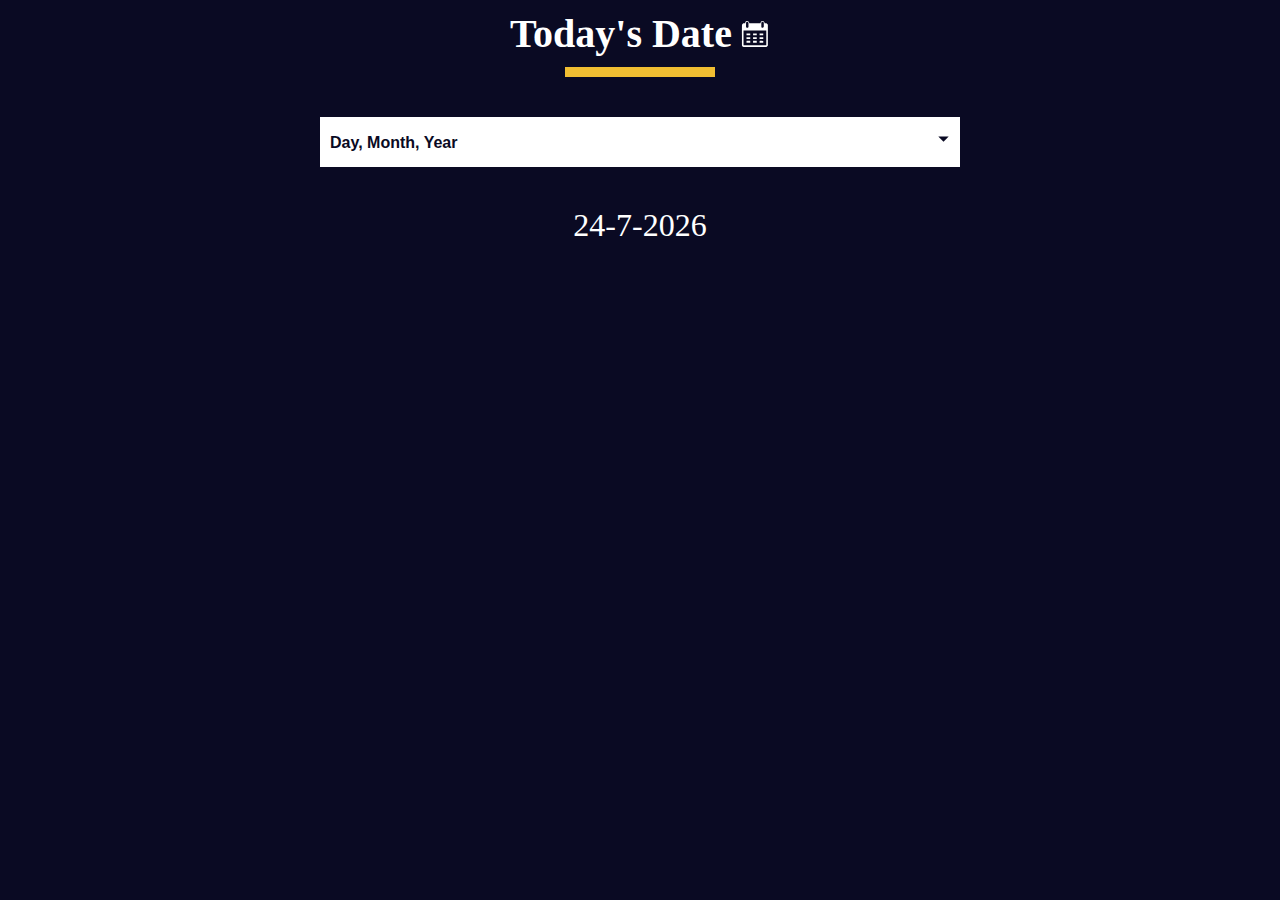
<file: Date Formatter/index.html>
<!DOCTYPE html>
<html lang="en">
  <head>
    <meta charset="UTF-8" />
    <meta http-equiv="X-UA-Compatible" content="IE=edge" />
    <meta name="viewport" content="width=device-width, initial-scale=1.0" />
    <title> Date Formatter</title>
    <link rel="stylesheet" href="./styles.css" />
  </head>
  <body>
    <main>
      <div class="title-container">
        <h1 class="title">Today's Date</h1>

        <svg
          class="date-svg"
          xmlns="http://www.w3.org/2000/svg"
          version="1.0"
          width="512.000000pt"
          height="512.000000pt"
          viewBox="0 0 512.000000 512.000000"
          preserveAspectRatio="xMidYMid meet"
        >
          <g
            transform="translate(0.000000,512.000000) scale(0.100000,-0.100000)"
            fill="#fff"
            stroke="none"
          >
            <path
              d="M1145 4777 c-71 -24 -120 -54 -164 -102 -59 -64 -83 -124 -89 -216 l-4 -77 -147 -3 c-142 -4 -149 -5 -213 -37 -81 -40 -149 -111 -177 -188 -21 -54 -21 -64 -21 -1789 0 -1725 0 -1735 21 -1789 28 -77 96 -148 177 -188 l67 -33 1950 0 1950 0 67 33 c74 36 133 96 170 170 l23 47 0 1760 0 1760 -23 47 c-37 74 -96 134 -169 170 -63 31 -71 32 -213 36 l-148 4 -4 77 c-8 133 -82 242 -200 297 -54 25 -75 29 -148 29 -94 -1 -151 -20 -220 -75 -75 -59 -130 -181 -130 -287 l0 -43 -954 0 -954 0 -7 74 c-12 137 -89 251 -201 303 -66 30 -179 39 -239 20z m209 -164 c23 -16 52 -49 66 -73 l25 -45 0 -365 0 -365 -28 -47 c-30 -52 -88 -92 -149 -103 -54 -10 -137 17 -175 57 -65 69 -64 60 -61 471 l3 373 27 41 c17 26 45 50 80 68 71 35 151 31 212 -12z m2594 11 c41 -20 59 -37 82 -78 l30 -51 0 -360 c0 -329 -2 -364 -19 -401 -36 -79 -137 -133 -222 -119 -57 10 -125 58 -151 107 -23 42 -23 50 -26 388 -3 377 -1 403 51 465 62 76 162 95 255 49z m537 -2717 l0 -1239 -24 -19 c-23 -19 -67 -19 -1916 -19 -1849 0 -1893 0 -1916 19 l-24 19 -3 1241 -2 1241 1942 -2 1943 -3 0 -1238z"
            />
            <path
              d="M1112 2493 l3 -158 318 -3 317 -2 0 160 0 160 -320 0 -321 0 3 -157z"
            />
            <path
              d="M2230 2490 l0 -160 315 0 315 0 0 160 0 160 -315 0 -315 0 0 -160z"
            />
            <path
              d="M3342 2493 l3 -158 310 0 310 0 3 158 3 157 -316 0 -316 0 3 -157z"
            />
            <path
              d="M1110 1855 l0 -155 320 0 320 0 0 155 0 155 -320 0 -320 0 0 -155z"
            />
            <path
              d="M2230 1855 l0 -155 315 0 315 0 0 155 0 155 -315 0 -315 0 0 -155z"
            />
            <path
              d="M3340 1855 l0 -155 315 0 315 0 0 155 0 155 -315 0 -315 0 0 -155z"
            />
            <path
              d="M1117 1383 c-4 -3 -7 -78 -7 -165 l0 -158 320 0 320 0 0 165 0 165 -313 0 c-173 0 -317 -3 -320 -7z"
            />
            <path
              d="M2230 1225 l0 -165 315 0 315 0 0 165 0 165 -315 0 -315 0 0 -165z"
            />
            <path
              d="M3347 1383 c-4 -3 -7 -78 -7 -165 l0 -158 315 0 315 0 -2 163 -3 162 -306 3 c-168 1 -308 -1 -312 -5z"
            />
          </g>
        </svg>
      </div>
      <div class="divider"></div>

      <div class="dropdown-container">
        <select name="date-options" id="date-options">
          <option value="dd-mm-yyyy">Day, Month, Year</option>
          <option value="yyyy-mm-dd">Year, Month, Day</option>
          <option value="mm-dd-yyyy-h-mm">
            Month, Day, Year, Hours, Minutes
          </option>
        </select>
        <div class="select-icon">
          <svg
            class="icon"
            xmlns="http://www.w3.org/2000/svg"
            width="25"
            height="35"
            viewBox="0 0 24 24"
          >
            <rect x="0" fill="none" width="24" height="24" />

            <g>
              <path d="M7 10l5 5 5-5" />
            </g>
          </svg>
        </div>
      </div>

      <p id="current-date"></p>
    </main>

    <script src="./script.js"></script>
  </body>
</html>
</file>
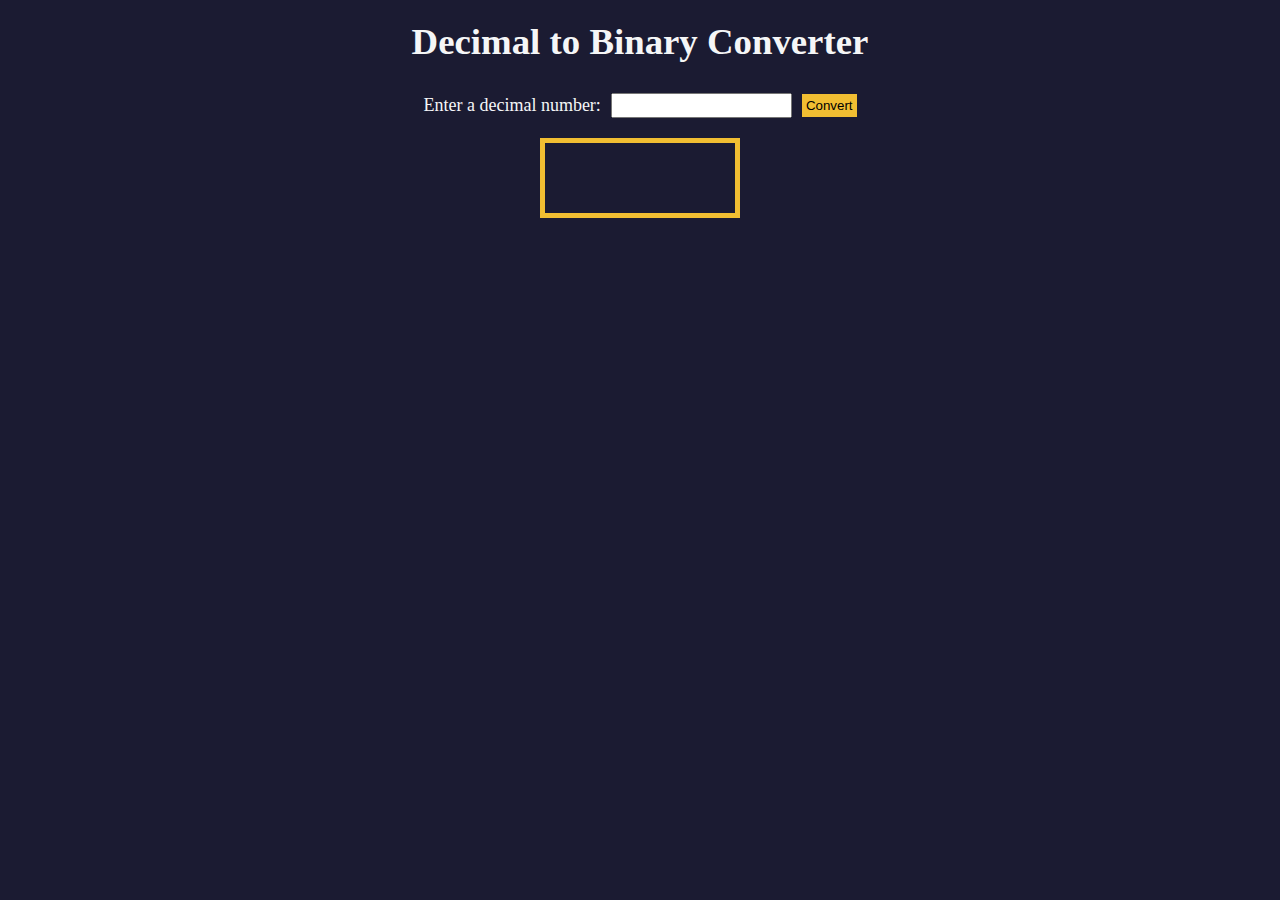
<file: DecimalToBinaryConverter/index.html>
<!DOCTYPE html>
<html lang="en">
  <head>
    <meta charset="UTF-8" />
    <meta http-equiv="X-UA-Compatible" content="IE=edge" />
    <meta name="viewport" content="width=device-width, initial-scale=1.0" />
    <title>Decimal to Binary Converter</title>
    <link rel="stylesheet" href="styles.css" />
  </head>
  <body>
    <h1>Decimal to Binary Converter</h1>
    <div class="input-container">
      <label for="number-input">Enter a decimal number:</label>
      <input
        value=""
        type="number"
        name="decimal number input"
        id="number-input"
        class="number-input"
      />
      <button class="convert-btn" id="convert-btn">Convert</button>
    </div>
    <output id="result" for="number-input"></output>
    <div id="animation-container"></div>
    <script src="script.js"></script>
  </body>
</html>
</file>
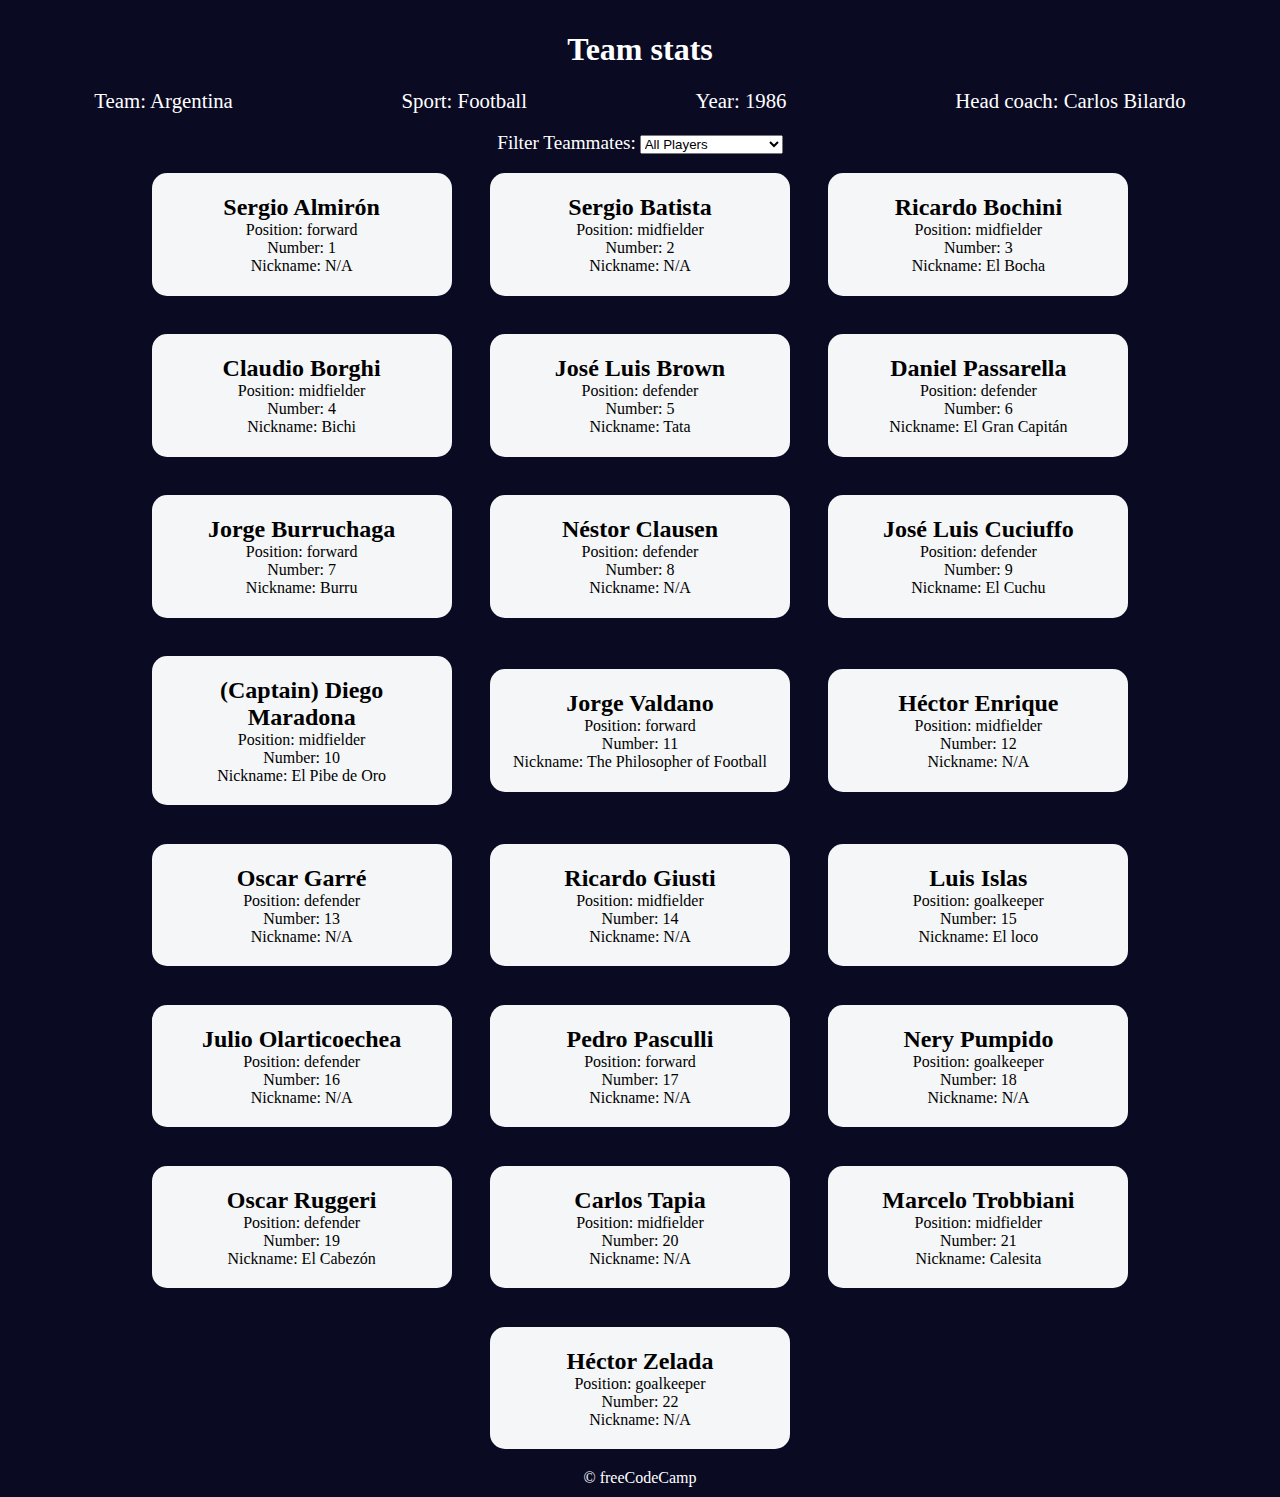
<file: Football Cards/index.html>
<!DOCTYPE html>
<html lang="en">
  <head>
    <meta charset="UTF-8" />
    <meta http-equiv="X-UA-Compatible" content="IE=edge" />
    <meta name="viewport" content="width=device-width, initial-scale=1.0" />
    <title>
      Learn Modern JavaScript methods by building football team cards
    </title>
    <link rel="stylesheet" href="styles.css" />
  </head>
  <body>
    <h1 class="title">Team stats</h1>
    <main>
      <div class="team-stats">
        <p>Team: <span id="team"></span></p>
        <p>Sport: <span id="sport"></span></p>
        <p>Year: <span id="year"></span></p>
        <p>Head coach: <span id="head-coach"></span></p>
      </div>
      <label class="options-label" for="players">Filter Teammates:</label>
      <select name="players" id="players">
        <option value="all">All Players</option>
        <option value="nickname">Nicknames</option>
        <option value="forward">Position Forward</option>
        <option value="midfielder">Position Midfielder</option>
        <option value="defender">Position Defender</option>
        <option value="goalkeeper">Position Goalkeeper</option>
      </select>
      <div class="cards" id="player-cards">
        <div class="player-card">
          <h2>Sergio Almirón</h2>
          <p>Position: forward</p>
          <p>Number: 1</p>
          <p>Nickname: N/A</p>
        </div>
        <div class="player-card">
          <h2>Sergio Batista</h2>
          <p>Position: midfielder</p>
          <p>Number: 2</p>
          <p>Nickname: N/A</p>
        </div>
        <div class="player-card">
          <h2>Ricardo Bochini</h2>
          <p>Position: midfielder</p>
          <p>Number: 3</p>
          <p>Nickname: El Bocha</p>
        </div>
        <div class="player-card">
          <h2>Claudio Borghi</h2>
          <p>Position: midfielder</p>
          <p>Number: 4</p>
          <p>Nickname: Bichi</p>
        </div>
        <div class="player-card">
          <h2>José Luis Brown</h2>
          <p>Position: defender</p>
          <p>Number: 5</p>
          <p>Nickname: Tata</p>
        </div>
        <div class="player-card">
          <h2>Daniel Passarella</h2>
          <p>Position: defender</p>
          <p>Number: 6</p>
          <p>Nickname: El Gran Capitán</p>
        </div>
        <div class="player-card">
          <h2>Jorge Burruchaga</h2>
          <p>Position: forward</p>
          <p>Number: 7</p>
          <p>Nickname: Burru</p>
        </div>
        <div class="player-card">
          <h2>Néstor Clausen</h2>
          <p>Position: defender</p>
          <p>Number: 8</p>
          <p>Nickname: N/A</p>
        </div>
        <div class="player-card">
          <h2>José Luis Cuciuffo</h2>
          <p>Position: defender</p>
          <p>Number: 9</p>
          <p>Nickname: El Cuchu</p>
        </div>
        <div class="player-card">
          <h2>(Captain) Diego Maradona</h2>
          <p>Position: midfielder</p>
          <p>Number: 10</p>
          <p>Nickname: El Pibe de Oro</p>
        </div>
        <div class="player-card">
          <h2>Jorge Valdano</h2>
          <p>Position: forward</p>
          <p>Number: 11</p>
          <p>Nickname: The Philosopher of Football</p>
        </div>
        <div class="player-card">
          <h2>Héctor Enrique</h2>
          <p>Position: midfielder</p>
          <p>Number: 12</p>
          <p>Nickname: N/A</p>
        </div>
        <div class="player-card">
          <h2>Oscar Garré</h2>
          <p>Position: defender</p>
          <p>Number: 13</p>
          <p>Nickname: N/A</p>
        </div>
        <div class="player-card">
          <h2>Ricardo Giusti</h2>
          <p>Position: midfielder</p>
          <p>Number: 14</p>
          <p>Nickname: N/A</p>
        </div>
        <div class="player-card">
          <h2>Luis Islas</h2>
          <p>Position: goalkeeper</p>
          <p>Number: 15</p>
          <p>Nickname: El loco</p>
        </div>
        <div class="player-card">
          <h2>Julio Olarticoechea</h2>
          <p>Position: defender</p>
          <p>Number: 16</p>
          <p>Nickname: N/A</p>
        </div>
        <div class="player-card">
          <h2>Pedro Pasculli</h2>
          <p>Position: forward</p>
          <p>Number: 17</p>
          <p>Nickname: N/A</p>
        </div>
        <div class="player-card">
          <h2>Nery Pumpido</h2>
          <p>Position: goalkeeper</p>
          <p>Number: 18</p>
          <p>Nickname: N/A</p>
        </div>
        <div class="player-card">
          <h2>Oscar Ruggeri</h2>
          <p>Position: defender</p>
          <p>Number: 19</p>
          <p>Nickname: El Cabezón</p>
        </div>
        <div class="player-card">
          <h2>Carlos Tapia</h2>
          <p>Position: midfielder</p>
          <p>Number: 20</p>
          <p>Nickname: N/A</p>
        </div>
        <div class="player-card">
          <h2>Marcelo Trobbiani</h2>
          <p>Position: midfielder</p>
          <p>Number: 21</p>
          <p>Nickname: Calesita</p>
        </div>
        <div class="player-card">
          <h2>Héctor Zelada</h2>
          <p>Position: goalkeeper</p>
          <p>Number: 22</p>
          <p>Nickname: N/A</p>
        </div>
      </div>
    </main>
    <footer>&copy; freeCodeCamp</footer>
    <script src="./script.js"></script>
  </body>
</html>
</file>
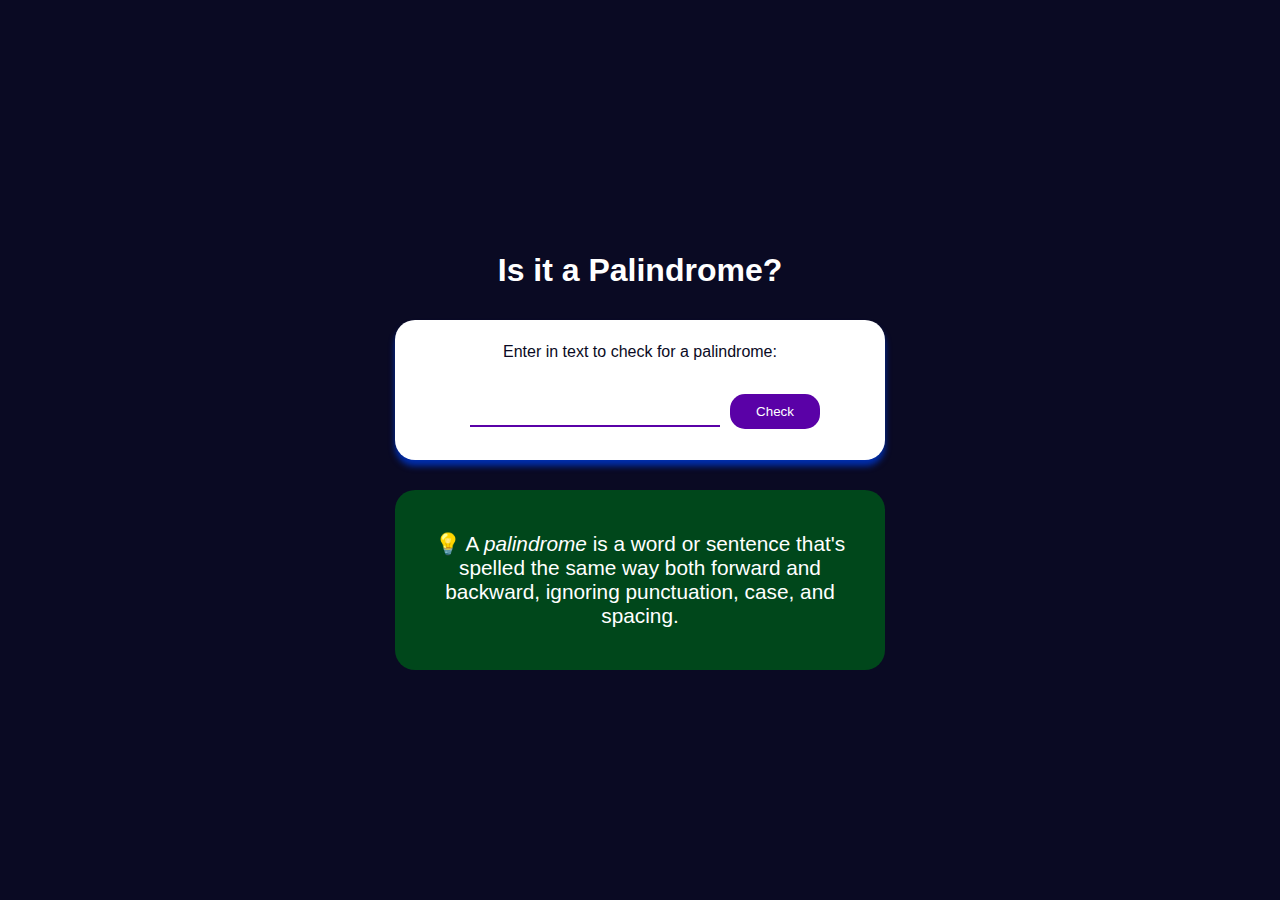
<file: Palindrome Checker/index.html>
<html lang="en">
<head>
    <meta charset="UTF-8">
    <meta name="viewport" content="width=device-width, initial-scale=1.0">
    <title>Document</title>
    <link rel="stylesheet" href="styles.css">
</head>
<body>
    <main class="container">
        <h1 class="title">Is it a Palindrome?</h1>
        <div class="palindrome-div">
          <label for="text-input">Enter in text to check for a palindrome:
          </label>
          <input class="palindrome-input" id="text-input" value="" type="text">
          <button class="palindrome-btn" id="check-btn">Check</button>
          <div class="results-div hidden" id="result"><p class="user-input"><strong>hema</strong> is not a palindrome.</p></div>
        </div>
        <div class="palindrome-definition-div">
          <p class="palindrome-definition">
            <span role="img" aria-label="light-bulb">💡</span>
            A <dfn>palindrome</dfn> is a word or sentence that's spelled the same
            way both forward and backward, ignoring punctuation, case, and
            spacing.
          </p>
        </div>
      </main>
<script src="./script.js"></script>
</body>
</html>
</file>
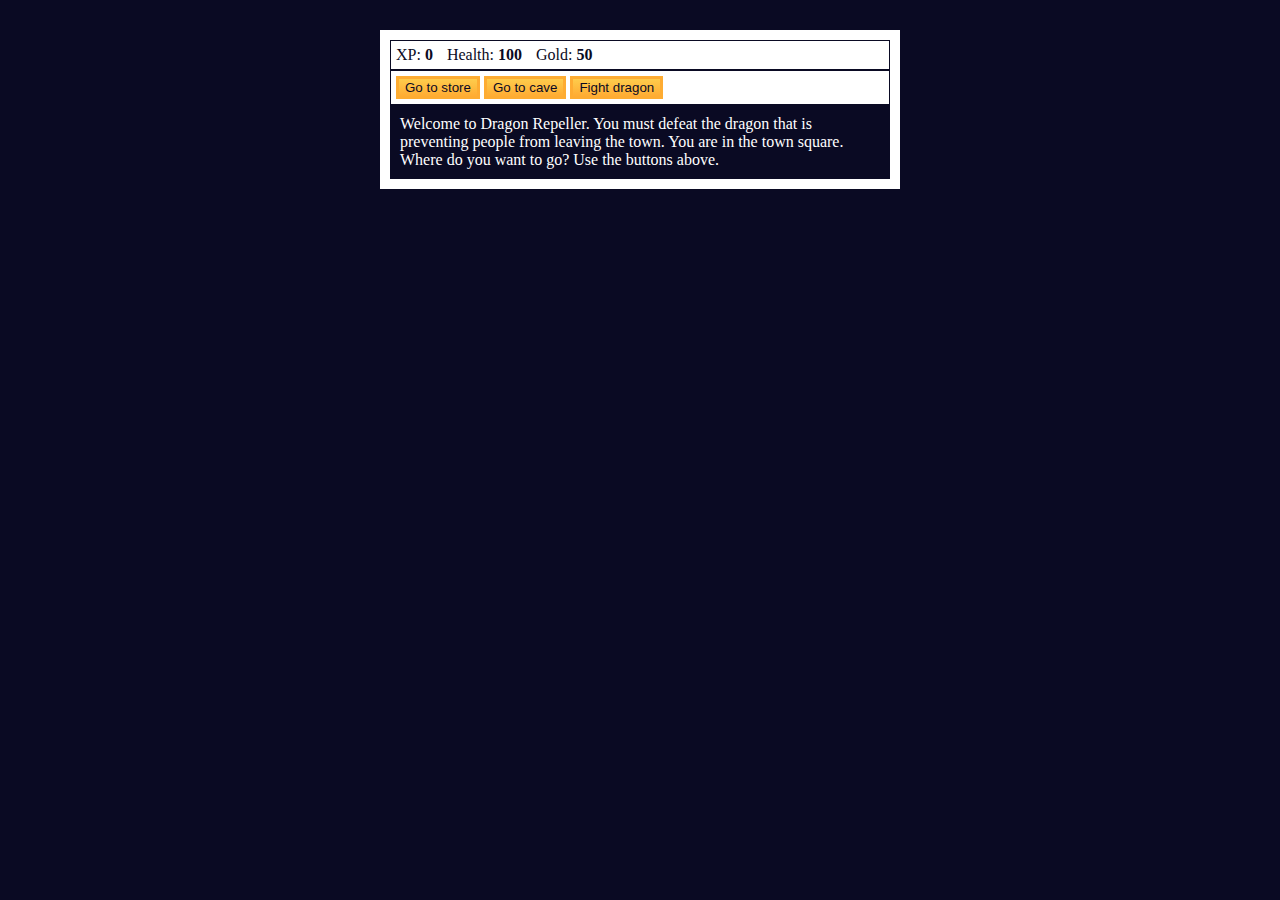
<file: Role Playing Game/index.html>
<!DOCTYPE html>
<html lang="en">
  <head>
    <meta charset="utf-8">
    <link rel="stylesheet" href="./styles.css">
    <title>RPG - Dragon Repeller</title>
  </head>
  <body>
    <div id="game">
      <div id="stats">
        <span class="stat">XP: <strong><span id="xpText">0</span></strong></span>
        <span class="stat">Health: <strong><span id="healthText">100</span></strong></span>
        <span class="stat">Gold: <strong><span id="goldText">50</span></strong></span>
      </div>
      <div id="controls">
        <button id="button1">Go to store</button>
        <button id="button2">Go to cave</button>
        <button id="button3">Fight dragon</button>
      </div>
      <div id="monsterStats">
        <span class="stat" >Monster Name: <strong>
            <span id="monsterName"></span>
        </strong>
        </span>
        <span class="stat" >Monster Health: <strong>
            <span id="monsterHealth"></span>
        </strong> </span>
      
      </div>
      <div id="text">
        Welcome to Dragon Repeller. You must defeat the dragon that is preventing people from leaving the town. You are in the town square. Where do you want to go? Use the buttons above.
      </div>
    </div>
    <script src="./script.js">
        
    </script>
  </body>
</html>
</file>
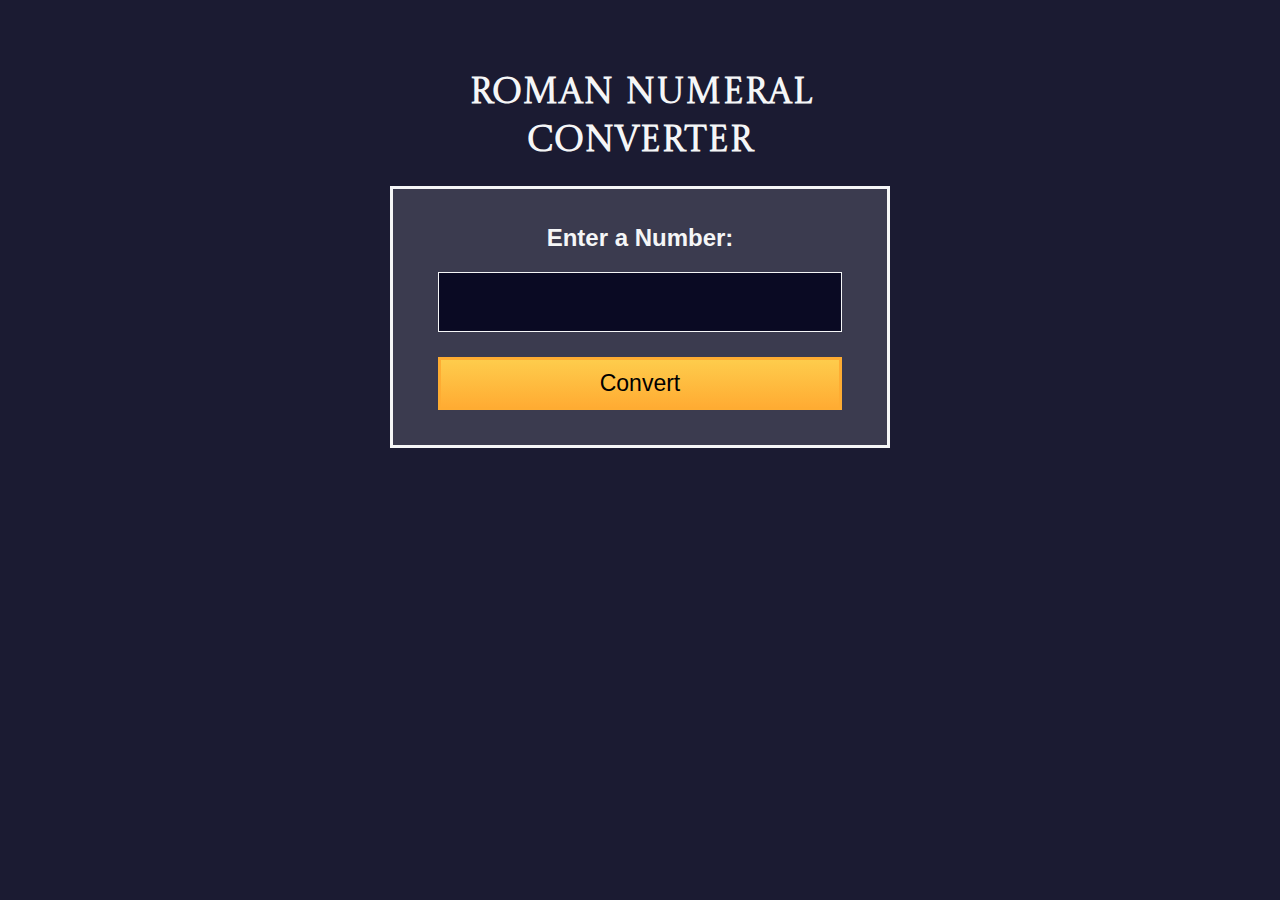
<file: RomanNumberConverter/index.html>
<!DOCTYPE html>
<html lang="en">
  <head>
    <meta charset="UTF-8" />
    <meta name="viewport" content="width=device-width, initial-scale=1.0" />
    <link rel="preconnect" href="https://fonts.gstatic.com" crossorigin />
    <link
      href="https://fonts.googleapis.com/css2?family=Castoro+Titling&display=swap"
      rel="stylesheet"
    />
    <link rel="stylesheet" type="text/css" href="styles.css" />
    <link
      rel="icon"
      type="image/png"
      href="https://cdn.freecodecamp.org/universal/favicons/favicon.ico"
    />
    <title>Roman Numeral Converter</title>
  </head>
  <body>
    <main>
      
      <h1>Roman Numeral Converter</h1>
      <form id="form" class="form">
        <fieldset>
          <label for="number">Enter a Number:</label><br />
          <input type="number" id="number" required />
          <button type="button" id="convert-btn">Convert</button>
        </fieldset>
      </form>
      <div id="output" class="output hidden"></div>
    </main>
    <script src="script.js"></script>
  </body>
</html>
</file>
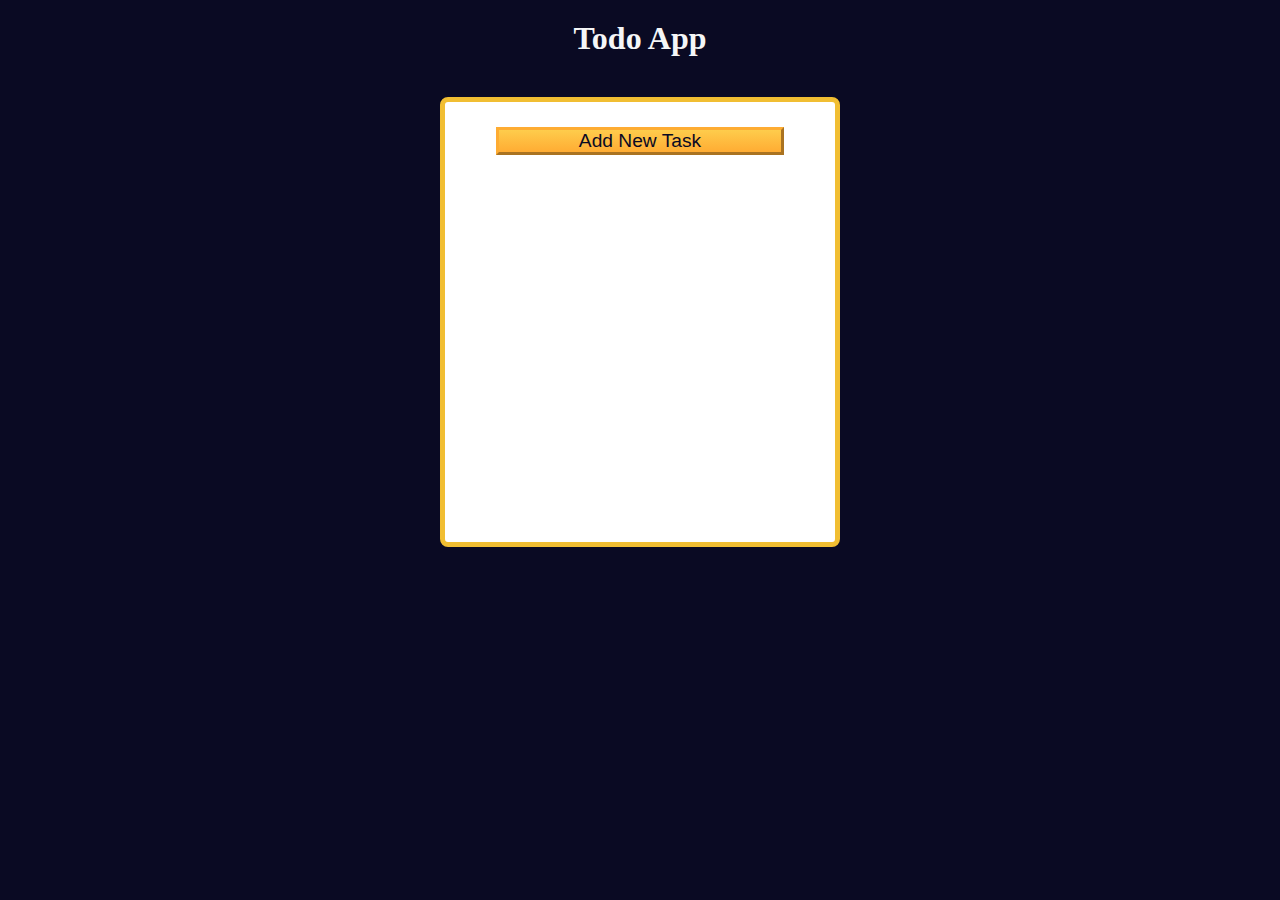
<file: TODO APP/index.html>
<!DOCTYPE html>
<html lang="en">

<head>
  <meta charset="UTF-8" />
  <meta http-equiv="X-UA-Compatible" content="IE=edge" />
  <meta name="viewport" content="width=device-width, initial-scale=1.0" />
  <title>Learn localStorage By Building a Todo App</title>
  <link rel="stylesheet" href="styles.css" />
</head>

<body>
  <main>
    <h1>Todo App</h1>
    <div class="todo-app">
      <button id="open-task-form-btn" class="btn large-btn">
        Add New Task
      </button>
      <form class="task-form hidden" id="task-form">
        <div class="task-form-header">
          <button id="close-task-form-btn" class="close-task-form-btn" type="button" aria-label="close">
            <svg class="close-icon" xmlns="http://www.w3.org/2000/svg" viewBox="0 0 48 48" width="48px" height="48px"><path fill="#F44336" d="M21.5 4.5H26.501V43.5H21.5z" transform="rotate(45.001 24 24)" /><path fill="#F44336" d="M21.5 4.5H26.5V43.501H21.5z" transform="rotate(135.008 24 24)" /></svg>
          </button>
        </div>
        <div class="task-form-body">
          <label class="task-form-label" for="title-input">Title</label>
          <input required type="text" class="form-control" id="title-input" value="" />
          <label class="task-form-label" for="date-input">Date</label>
          <input type="date" class="form-control" id="date-input" value="" />
          <label class="task-form-label" for="description-input">Description</label>
          <textarea class="form-control" id="description-input" cols="30" rows="5"></textarea>
        </div>
        <div class="task-form-footer">
          <button id="add-or-update-task-btn" class="btn large-btn" type="submit">
            Add Task
          </button>
        </div>
      </form>
      <dialog id="confirm-close-dialog">
        <form method="dialog">
          <p class="discard-message-text">Discard unsaved changes?</p>
          <div class="confirm-close-dialog-btn-container">
            <button id="cancel-btn" class="btn">
              Cancel
            </button>
            <button id="discard-btn" class="btn">
              Discard
            </button>
          </div>
        </form>
      </dialog>
      <div id="tasks-container"></div>
    </div>
  </main>
  <script src="script.js"></script>
</body>

</html>
</file>
<file: Date Formatter/styles.css>
*,
*::before,
*::after {
  margin: 0;
  padding: 0;
  box-sizing: border-box;
}

:root {
  --dark-grey: #0a0a23;
  --white: #ffffff;
  --yellow: #f1be32;
}

body {
  color: var(--white);
  background-color: var(--dark-grey);
}

.title-container {
  margin: 10px 0;
  display: flex;
  align-items: center;
  justify-content: center;
  gap: 8px;
}

.title {
  font-size: 2.5rem;
}

.date-svg {
  width: 30px;
  height: 30px;
}

.divider {
  margin: auto;
  width: 150px;
  height: 10px;
  background-color: var(--yellow);
}

.dropdown-container {
  width: 50%;
  margin: 40px auto;
  position: relative;
}

select {
  display: block;
  margin: 20px auto 0;
  width: 100%;
  height: 50px;
  font-size: 100%;
  font-weight: bold;
  cursor: pointer;
  background-color: var(--white);
  border: none;
  color: var(--dark-grey);
  appearance: none;
  padding: 10px;
  padding-right: 38px;
  -webkit-appearance: none;
  -moz-appearance: none;
  transition: color 0.3s ease, background-color 0.3s ease,
    border-bottom-color 0.3s ease;
}

.select-icon {
  position: absolute;
  top: 4px;
  right: 4px;
  width: 30px;
  height: 36px;
  pointer-events: none;
  padding-left: 5px;
  transition: background-color 0.3s ease, border-color 0.3s ease;
}

.select-icon svg.icon {
  transition: fill 0.3s ease;
  fill: var(--dark-grey);
}

#current-date {
  font-size: 2rem;
  text-align: center;
}

@media (max-width: 375px) {
  .title {
    font-size: 2rem;
  }

  .dropdown-container {
    width: 80%;
  }

  .date-svg {
    display: none;
  }
}
</file>
<file: DecimalToBinaryConverter/styles.css>
*,
*::before,
*::after {
  box-sizing: border-box;
  margin: 0;
  padding: 0;
}

:root {
  --light-grey: #f5f6f7;
  --dark-blue: #1b1b32;
  --orange: #f1be32;
}

body {
  background-color: var(--dark-blue);
  font-family: "Times New Roman", Times, serif;
  font-size: 18px;
  color: var(--light-grey);
  padding: 0 15px;
  display: flex;
  flex-direction: column;
  align-items: center;
}

h1 {
  text-align: center;
  font-size: 2.3rem;
  margin: 20px 0;
}

.input-container {
  margin: 10px 0;
  display: flex;
  flex-direction: column;
  gap: 10px;
  justify-content: center;
  align-items: center;
}

.convert-btn {
  background-color: var(--orange);
  cursor: pointer;
  border: none;
  padding: 4px;
}

.number-input {
  height: 25px;
}

#result {
  margin: 10px 0;
  min-width: 200px;
  width: fit-content;
  min-height: 80px;
  word-break: break-word;
  padding: 15px;
  border: 5px solid var(--orange);
  font-size: 2rem;
  text-align: center;
}

#animation-container {
  margin: auto;
  max-width: 300px;
}

.animation-frame {
  margin: 250px auto 0;
  padding: 15px 10px;
  border: 5px solid var(--orange);
  font-size: 1.2rem;
  text-align: center;
}

@media screen and (min-width: 500px) {
  .input-container {
    flex-direction: row;
  }

  #result {
    max-width: 460px;
  }
}
</file>
<file: Football Cards/styles.css>
*,
*::before,
*::after {
  box-sizing: border-box;
  margin: 0;
  padding: 0;
}

:root {
  --dark-grey: #0a0a23;
  --light-grey: #f5f6f7;
  --white: #ffffff;
  --black: #000;
}

body {
  background-color: var(--dark-grey);
  text-align: center;
  padding: 10px;
}

.title,
.options-label,
.team-stats,
footer {
  color: var(--white);
}

.title {
  margin: 1.3rem 0;
}

.team-stats {
  display: flex;
  justify-content: space-around;
  flex-wrap: wrap;
  font-size: 1.3rem;
  margin: 1.2rem 0;
}

.options-label {
  font-size: 1.2rem;
}

.cards {
  display: flex;
  flex-wrap: wrap;
  justify-content: center;
  align-items: center;
}

.player-card {
  background-color: var(--light-grey);
  padding: 1.3rem;
  margin: 1.2rem;
  width: 300px;
  border-radius: 15px;
}

@media (max-width: 768px) {
  .team-stats {
    flex-direction: column;
  }
}
</file>
<file: Palindrome Checker/styles.css>
body {
    font-family: Verdana, Geneva, Tahoma, sans-serif;
    background-color: #0a0a23;
    color: #ffffff;
    margin: 0;
    padding: 0;
}

.container {
    display: flex;
    flex-direction: column;
    align-items: center;
    justify-content: center;
    height: 100vh;
}
.palindrome-div {
    width: min(100vw, 450px);
    min-height: 100px;
    border-radius: 20px;
    display: flex;
    align-items: center;
    justify-content: center;
    flex-wrap: wrap;
    padding: 20px;
    margin: 10px 0;
    background-color: white;
    box-shadow: 0 6px 6px #002ead;
}
.palindrome-definition-div {
    width: min(100vw, 450px);
    font-size: 1.3rem;
    min-height: 140px;
    background-color: #00471b;
    margin-top: 20px;
    padding: 20px;
    border-radius: 20px;
    display: flex;
    align-items: center;
    justify-content: center;
}
label {
    color: #0a0a23;
    margin-bottom: 20px;
}
.palindrome-input {
    padding-top: 20px;
    height: 30px;
    width: 250px;
    text-align: center;
    font-size: 1.2rem;
    margin: 10px;
    border: none;
    border-bottom: 2px solid #5a01a7;
}
.palindrome-btn {
    width: 90px;
    border: none;
    padding: 10px;
    border-radius: 15px;
    background-color: #5a01a7;
    color: #fff;
    cursor: pointer;
}
.hidden {
    display: none;
}
.results-div {
    overflow-y: auto;
    word-wrap: break-word;
    min-height: 50px;
    color: black;
}
body {
    font-family: Verdana, Geneva, Tahoma, sans-serif;
    background-color: #0a0a23;
    color: #ffffff;
}

.palindrome-definition-div {
    width: min(100vw, 450px);
    font-size: 1.3rem;
    min-height: 140px;
    background-color: #00471b;
    margin-top: 20px;
    padding: 20px;
    border-radius: 20px;
    display: flex;
    align-items: center;
    justify-content: center;
}
.palindrome-definition {
    vertical-align: middle;
    text-align: center;
}
p {
    display: block;
    margin-block-start: 1em;
    margin-block-end: 1em;
    margin-inline-start: 0px;
    margin-inline-end: 0px;
}
dfn {
    font-style: italic;
}
</file>
<file: Role Playing Game/styles.css>
body{
    background-color: #0a0a23;
}
#text{
    background-color: #0a0a23;
    color:#ffffff;
    padding: 10px;
}
#game{
    max-width: 500px;
    max-height: 400px;
    background-color: #ffffff;
    color: #ffffff;
    margin-top: 30px;
    margin-bottom: 0px;
    margin-left: auto;
    margin-right: auto;
    padding: 10px;

}
#controls, #stats{
border: 1px solid #0a0a23;
color: #0a0a23;
padding:5px;
}
#monsterStats{
    border:1px solid #0a0a23;
    padding:5px;
    color:#ffffff;
    background-color: #c70d0d;
    display: none;
}
.stat{
    padding-right: 10px;
}
button{
    cursor: pointer;
    color:#0a0a23;
    background-color: #feac32;
    background-image: linear-gradient(#fecc4c,#ffac33);
    border: 3px solid #feac32;
}
</file>
<file: RomanNumberConverter/styles.css>
:root {
    --gray-00: #ffffff;
    --gray-05: #f5f6f7;
    --gray-15: #d0d0d5;
    --gray-75: #3b3b4f;
    --gray-85: #1b1b32;
    --gray-90: #0a0a23;
    --blue-50: #198eee;
    --error: #a94442;
    --danger-color: #850000;
    --danger-background: #ffadad;
  }
  
  *,
  ::before,
  ::after {
    padding: 0;
    margin: 0;
    box-sizing: border-box;
  }
  
  body {
    min-height: 100vh;
    padding: 50px 20px;
    font-family: 'Lato', Helvetica, Arial, sans-serif;
    font-size: 18px;
    background-color: var(--gray-85);
    color: var(--gray-05);
  }
  
  main {
    display: flex;
    flex-direction: column;
    align-items: center;
    justify-content: center;
  }
  
  .freecodecamp-logo {
    height: 30px;
    margin-bottom: 20px;
  }
  
  h1 {
    text-align: center;
    margin: 20px auto;
    max-width: 350px;
    font-family: 'Castoro Titling', cursive;
  }
  
  form {
    color: var(--gray-05);
    margin: auto 25px;
    padding: 15px auto;
    border: 3px solid var(--gray-05);
    text-align: center;
    width: 90%;
    max-width: 500px;
    background-color: var(--gray-75);
  }
  
  fieldset {
    border: 0 none;
    height: 100%;
    padding: 25px;
    margin: 10px 20px;
  }
  
  label {
    display: inline-block;
    font-size: 1.5rem;
    margin-bottom: 10px;
    font-weight: bold;
  }
  
  input:focus-visible,
  button:focus-visible {
    outline: 3px solid var(--blue-50);
  }
  
  input {
    display: block;
    font-size: 2.5rem;
    width: 100%;
    height: 60px;
    padding: 6px 12px;
    margin: 10px 0;
    line-height: 1.4;
    color: white;
    background-color: var(--gray-90);
    border: 1px solid var(--gray-05);
  }
  
  button {
    cursor: pointer;
    margin-top: 15px;
    text-decoration: none;
    background-image: linear-gradient(#fecc4c, #ffac33);
    border: 3px solid #feac32;
    padding: 10px 16px;
    font-size: 23px;
    width: 100%;
  }
  
  .output {
    color: white;
    background-color: var(--gray-75);
    border: 3px solid var(--gray-05);
    font-size: 2.5rem;
    width: 90%;
    max-width: 500px;
    min-height: 55px;
    margin-top: 25px;
    padding: 15px;
    overflow-wrap: break-word;
    text-align: center;
  }
  
  .alert {
    font-size: 2rem;
    background-color: var(--danger-background);
    border: 3px solid var(--danger-color);
    color: var(--danger-color);
  }
  
  .hidden {
    display: none;
  }
</file>
<file: TODO APP/styles.css>
:root {
    --white: #fff;
    --light-grey: #f5f6f7;
    --dark-grey: #0a0a23;
    --yellow: #f1be32;
    --golden-yellow: #feac32;
  }
  
  *,
  *::before,
  *::after {
    margin: 0;
    padding: 0;
    box-sizing: border-box;
  }
  
  body {
    background-color: var(--dark-grey);
  }
  
  main {
    display: flex;
    flex-direction: column;
    justify-content: center;
    align-items: center;
  }
  
  h1 {
    color: var(--light-grey);
    margin: 20px 0 40px 0;
  }
  
  .todo-app {
    background-color: var(--white);
    width: 300px;
    height: 350px;
    border: 5px solid var(--yellow);
    border-radius: 8px;
    padding: 15px;
    position: relative;
    display: flex;
    flex-direction: column;
    gap: 10px;
  }
  
  .btn {
    cursor: pointer;
    width: 100px;
    margin: 10px;
    color: var(--dark-grey);
    background-color: var(--golden-yellow);
    background-image: linear-gradient(#fecc4c, #ffac33);
    border-color: var(--golden-yellow);
    border-width: 3px;
  }
  
  .btn:hover {
    background-image: linear-gradient(#ffcc4c, #f89808);
  }
  
  .large-btn {
    width: 80%;
    font-size: 1.2rem;
    align-self: center;
    justify-self: center;
  }
  
  .close-task-form-btn {
    background: none;
    border: none;
    cursor: pointer;
  }
  
  .close-icon {
    width: 20px;
    height: 20px;
  }
  
  .task-form {
    display: flex;
    position: absolute;
    top: 50%;
    left: 50%;
    transform: translate(-50%, -50%);
    background-color: var(--white);
    border-radius: 5px;
    padding: 15px;
    width: 300px;
    height: 350px;
    flex-direction: column;
    justify-content: space-between;
    overflow: auto;
  }
  
  .task-form-header {
    display: flex;
    justify-content: flex-end;
  }
  
  .task-form-body {
    display: flex;
    flex-direction: column;
    justify-content: space-around;
  }
  
  .task-form-footer {
    display: flex;
    justify-content: center;
  }
  
  .task-form-label,
  #title-input,
  #date-input,
  #description-input {
    display: block;
  }
  
  .task-form-label {
    margin-bottom: 5px;
    font-size: 1.3rem;
    font-weight: bold;
  }
  
  #title-input,
  #date-input,
  #description-input {
    width: 100%;
    margin-bottom: 10px;
    padding: 2px;
  }
  
  #confirm-close-dialog {
    padding: 10px;
    margin: 10px auto;
    border-radius: 15px;
  }
  
  .confirm-close-dialog-btn-container {
    display: flex;
    justify-content: center;
    margin-top: 10px;
  }
  
  .discard-message-text {
    font-weight: bold;
    font-size: 1.5rem;
  }
  
  #tasks-container {
    height: 100%;
    overflow-y: auto;
  }
  
  .task {
    margin: 5px 0;
  }
  
  .hidden {
    display: none;
  }
  
  @media (min-width: 576px) {
    .todo-app,
    .task-form {
      width: 400px;
      height: 450px;
    }
  
    .task-form-label {
      font-size: 1.5rem;
    }
  
    #title-input,
    #date-input {
      height: 2rem;
    }
  
    #title-input,
    #date-input,
    #description-input {
      padding: 5px;
      margin-bottom: 20px;
    }
  }
</file>
